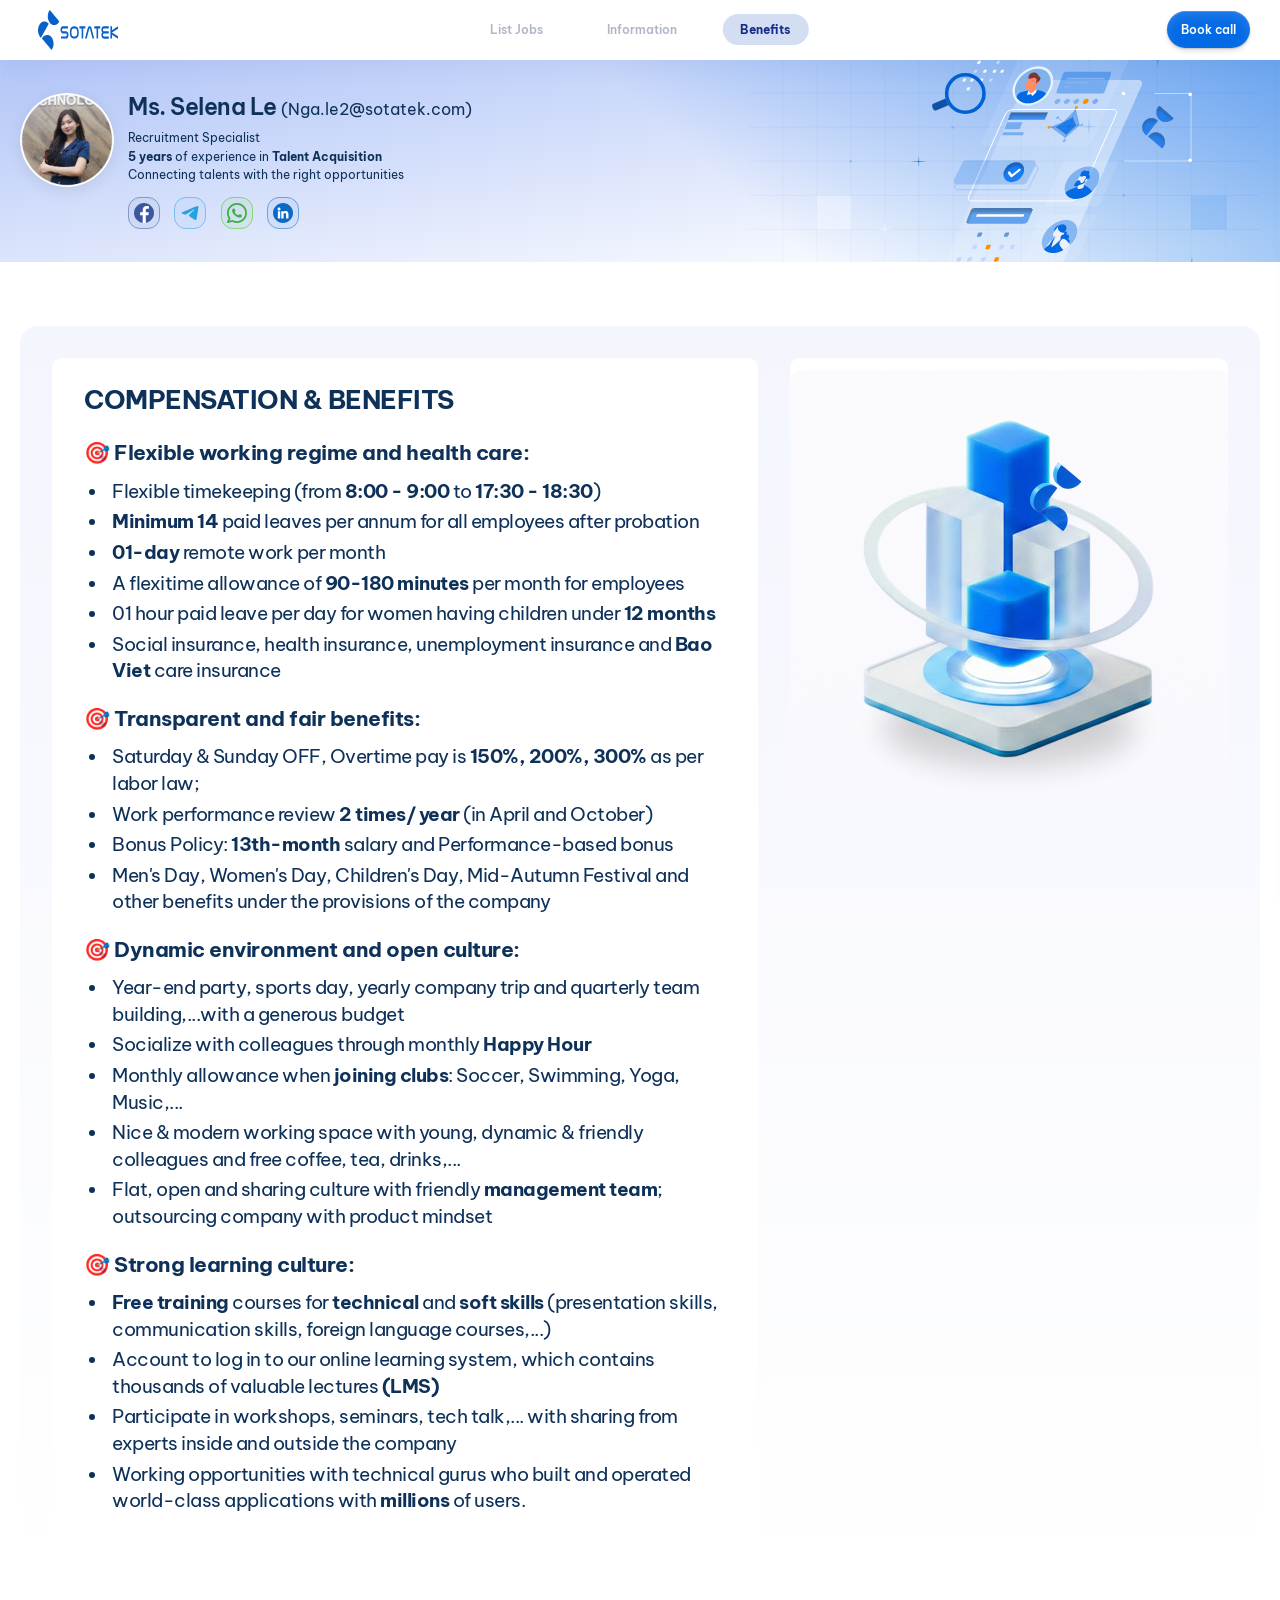
<file: benefits.html>
<!DOCTYPE html>
<html lang="en">
<head>
  <meta charset="UTF-8" />
  <meta name="viewport" content="width=device-width, initial-scale=1.0" />
  <title>Benefits — SotaTek Careers</title>
  <meta name="description" content="SotaTek benefits: flexible working hours, comprehensive insurance, transparent bonus policy, and dynamic team culture." />

  <!-- Open Graph -->
  <meta property="og:type"        content="website" />
  <meta property="og:url"         content="https://ngale.site/benefits.html" />
  <meta property="og:title"       content="Benefits — SotaTek Careers" />
  <meta property="og:description" content="SotaTek benefits: flexible working hours, comprehensive insurance, transparent bonus policy, and dynamic team culture." />
  <meta property="og:image"       content="https://ngale.site/assets/share.jpg" />
  <meta property="og:image:width" content="1200" />
  <meta property="og:image:height" content="630" />

  <link rel="preconnect" href="https://fonts.googleapis.com">
  <link rel="preconnect" href="https://fonts.gstatic.com" crossorigin>
  <link href="https://fonts.googleapis.com/css2?family=Be+Vietnam+Pro:wght@400;600;700&display=swap" rel="stylesheet">
  <link rel="stylesheet" href="style.css" />
</head>
<body>
  <div class="career-screen">

    <!-- ===== HEADER ===== -->
    <header class="header">
      <button class="hamburger" id="hamburger-btn" aria-label="Open menu" aria-expanded="false">
        <span></span><span></span><span></span>
      </button>

      <div class="header-logo">
        <a href="index.html">
          <img src="assets/65191e22b6830509bad840faa59deeb559bdb3a9.svg" alt="Sotatek Logo" />
        </a>
      </div>

      <nav class="primary-nav" id="primary-nav">
        <a href="index.html" class="nav-item">List Jobs</a>
        <a href="information.html" class="nav-item">Information</a>
        <a href="benefits.html" class="nav-item active">Benefits</a>
      </nav>

      <div class="header-actions">
        <a href="https://cal.com/ngale/15min" target="_blank" rel="noopener noreferrer" class="btn-primary">Book call</a>
      </div>
    </header>

    <!-- Mobile nav drawer -->
    <div class="mobile-nav-overlay" id="mobile-nav-overlay"></div>
    <nav class="mobile-nav" id="mobile-nav">
      <a href="index.html" class="mobile-nav-item">List Jobs</a>
      <a href="information.html" class="mobile-nav-item">Information</a>
      <a href="benefits.html" class="mobile-nav-item active">Benefits</a>
    </nav>

    <!-- ===== HERO SECTION (same as other pages) ===== -->
    <section class="hero-section">
      <div class="container">
        <div class="recruiter-intro">
          <div class="employers-logo">
            <img src="assets/ava.png" alt="Ms. Selena Le" />
          </div>
          <div class="recruiter-info">
            <div class="recruiter-info-top">
              <h1 class="recruiter-name"><span class="recruiter-name-label">Ms. Selena Le</span> <span class="recruiter-email">(Nga.le2@sotatek.com)</span></h1>
              <p class="recruiter-desc">
                Recruitment Specialist<br>
                <strong>5 years</strong> of experience in <strong>Talent Acquisition</strong><br>
                Connecting talents with the right opportunities
              </p>
            </div>
            <div class="social-links">
              <a href="https://www.facebook.com/profile.php?id=61559865937221" target="_blank" rel="noopener noreferrer" class="social-icon facebook" aria-label="Facebook">
                <img src="assets/facebook.svg" alt="Facebook" />
              </a>
              <a href="https://t.me/+84329227895" target="_blank" rel="noopener noreferrer" class="social-icon telegram" aria-label="Telegram">
                <img src="assets/telegram.svg" alt="Telegram" />
              </a>
              <a href="https://wa.me/84329227895" target="_blank" rel="noopener noreferrer" class="social-icon whatsapp" aria-label="WhatsApp">
                <img src="assets/whatsapp.svg" alt="WhatsApp" />
              </a>
              <a href="https://www.linkedin.com/in/thuynga29" target="_blank" rel="noopener noreferrer" class="social-icon linkedin" aria-label="LinkedIn">
                <img src="assets/linkedin.svg" alt="LinkedIn" />
              </a>
            </div>
          </div>
        </div>
      </div>

      <div class="hero-visual">
        <img class="hero-artwork" src="assets/Hero Section.svg" alt="Hero Illustration" />
      </div>
    </section>

    <!-- ===== BENEFITS SECTION ===== -->
    <section class="benefits-section">
      <div class="container">
        <div class="benefits-panel">
          <div class="benefits-content">
            <h2 class="benefits-heading">COMPENSATION &amp; BENEFITS</h2>

            <div class="benefit-group">
              <h3 class="benefit-group-title">🎯 Flexible working regime and health care:</h3>
              <ul class="benefit-bullets">
                <li>Flexible timekeeping (from <strong>8:00 - 9:00</strong> to <strong>17:30 - 18:30</strong>)</li>
                <li><strong>Minimum 14</strong> paid leaves per annum for all employees after probation</li>
                <li><strong>01-day</strong> remote work per month</li>
                <li>A flexitime allowance of <strong>90-180 minutes</strong> per month for employees</li>
                <li>01 hour paid leave per day for women having children under <strong>12 months</strong></li>
                <li>Social insurance, health insurance, unemployment insurance and <strong>Bao Viet</strong> care insurance</li>
              </ul>
            </div>

            <div class="benefit-group">
              <h3 class="benefit-group-title">🎯 Transparent and fair benefits:</h3>
              <ul class="benefit-bullets">
                <li>Saturday &amp; Sunday OFF, Overtime pay is <strong>150%, 200%, 300%</strong> as per labor law;</li>
                <li>Work performance review <strong>2 times/ year</strong> (in April and October)</li>
                <li>Bonus Policy: <strong>13th-month</strong> salary and Performance-based bonus</li>
                <li>Men's Day, Women's Day, Children's Day, Mid-Autumn Festival and other benefits under the provisions of the company</li>
              </ul>
            </div>

            <div class="benefit-group">
              <h3 class="benefit-group-title">🎯 Dynamic environment and open culture:</h3>
              <ul class="benefit-bullets">
                <li>Year-end party, sports day, yearly company trip and quarterly team building,...with a generous budget</li>
                <li>Socialize with colleagues through monthly <strong>Happy Hour</strong></li>
                <li>Monthly allowance when <strong>joining clubs</strong>: Soccer, Swimming, Yoga, Music,...</li>
                <li>Nice &amp; modern working space with young, dynamic &amp; friendly colleagues and free coffee, tea, drinks,...</li>
                <li>Flat, open and sharing culture with friendly <strong>management team</strong>; outsourcing company with product mindset</li>
              </ul>
            </div>

            <div class="benefit-group">
              <h3 class="benefit-group-title">🎯 Strong learning culture:</h3>
              <ul class="benefit-bullets">
                <li><strong>Free training</strong> courses for <strong>technical</strong> and <strong>soft skills</strong> (presentation skills, communication skills, foreign language courses,...)</li>
                <li>Account to log in to our online learning system, which contains thousands of valuable lectures <strong>(LMS)</strong></li>
                <li>Participate in workshops, seminars, tech talk,... with sharing from experts inside and outside the company</li>
                <li>Working opportunities with technical gurus who built and operated world-class applications with <strong>millions</strong> of users.</li>
              </ul>
            </div>
          </div>

          <aside class="benefits-illustration" aria-hidden="true">
            <img src="assets/Benefits-image.jpg" alt="" />
          </aside>
        </div>
      </div>
    </section>

  </div>

  <script>
    /* ---- Hamburger menu ---- */
    const hamburger = document.getElementById('hamburger-btn');
    const mobileNav = document.getElementById('mobile-nav');
    const overlay   = document.getElementById('mobile-nav-overlay');

    function toggleMenu(open) {
      hamburger.classList.toggle('open', open);
      mobileNav.classList.toggle('open', open);
      overlay.classList.toggle('open', open);
      hamburger.setAttribute('aria-expanded', open);
      document.body.style.overflow = open ? 'hidden' : '';
    }
    hamburger.addEventListener('click', () => toggleMenu(!mobileNav.classList.contains('open')));
    overlay.addEventListener('click', () => toggleMenu(false));
    document.querySelectorAll('.mobile-nav-item').forEach(item => {
      item.addEventListener('click', () => toggleMenu(false));
    });
  </script>
</body>
</html>
</file>
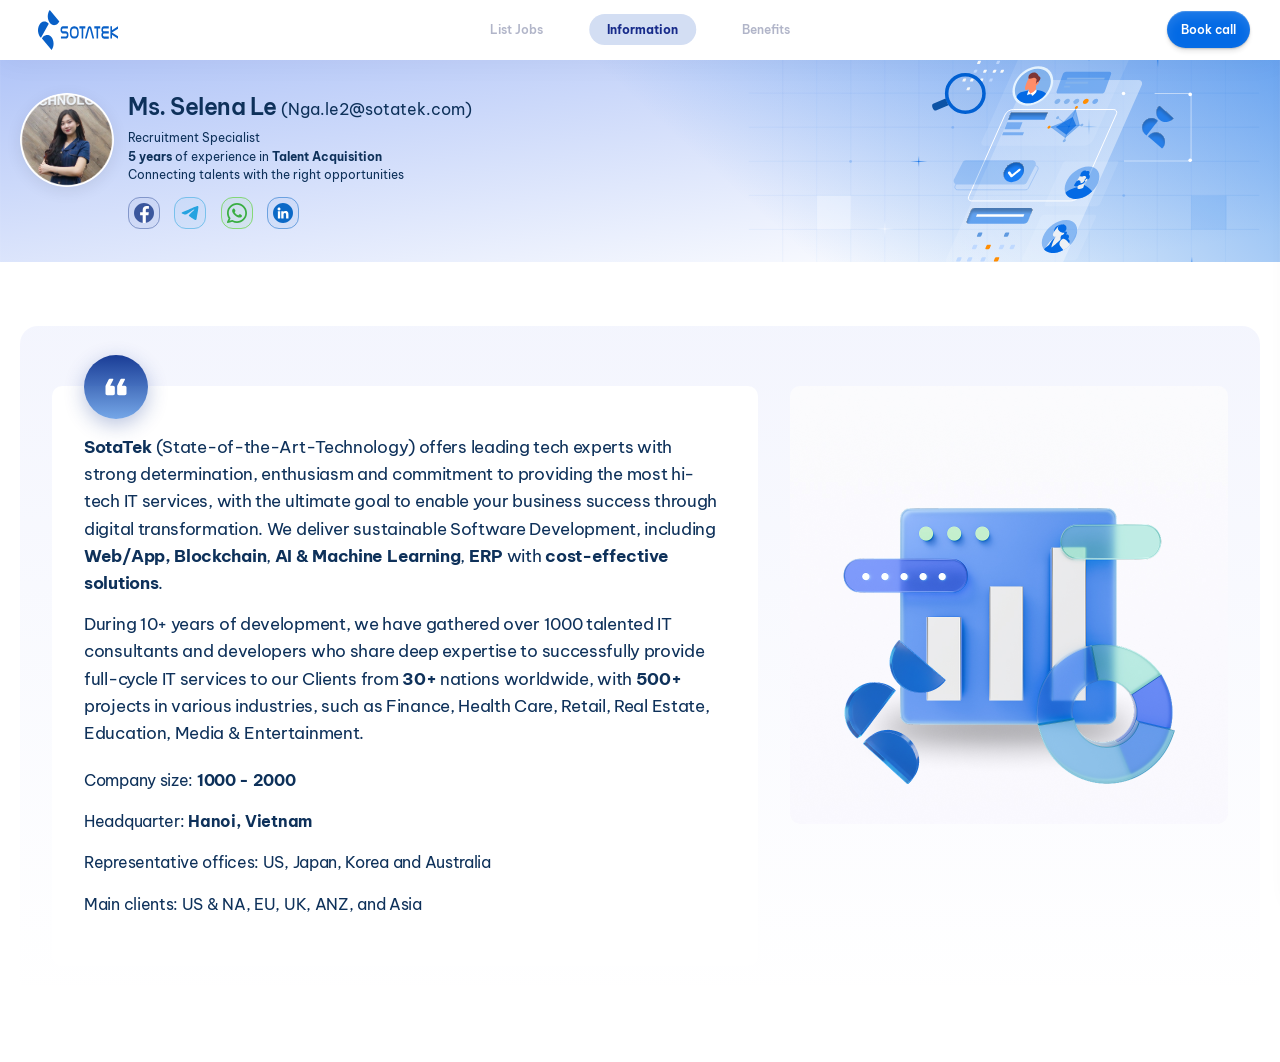
<file: information.html>
<!DOCTYPE html>
<html lang="en">
<head>
  <meta charset="UTF-8" />
  <meta name="viewport" content="width=device-width, initial-scale=1.0" />
  <title>Information — SotaTek Careers</title>
  <meta name="description" content="About SotaTek — a leading IT services company delivering Web/App, Blockchain, AI & Machine Learning, and ERP solutions worldwide." />

  <!-- Open Graph -->
  <meta property="og:type"        content="website" />
  <meta property="og:url"         content="https://ngale.site/information.html" />
  <meta property="og:title"       content="Information — SotaTek Careers" />
  <meta property="og:description" content="About SotaTek — a leading IT services company delivering Web/App, Blockchain, AI & Machine Learning, and ERP solutions worldwide." />
  <meta property="og:image"       content="https://ngale.site/assets/share.jpg" />
  <meta property="og:image:width" content="1200" />
  <meta property="og:image:height" content="630" />

  <link rel="preconnect" href="https://fonts.googleapis.com">
  <link rel="preconnect" href="https://fonts.gstatic.com" crossorigin>
  <link href="https://fonts.googleapis.com/css2?family=Be+Vietnam+Pro:wght@400;600;700&display=swap" rel="stylesheet">
  <link rel="stylesheet" href="style.css" />
</head>
<body>
  <div class="career-screen">

    <!-- ===== HEADER ===== -->
    <header class="header">
      <button class="hamburger" id="hamburger-btn" aria-label="Open menu" aria-expanded="false">
        <span></span><span></span><span></span>
      </button>

      <div class="header-logo">
        <a href="index.html">
          <img src="assets/65191e22b6830509bad840faa59deeb559bdb3a9.svg" alt="Sotatek Logo" />
        </a>
      </div>

      <nav class="primary-nav" id="primary-nav">
        <a href="index.html" class="nav-item">List Jobs</a>
        <a href="information.html" class="nav-item active">Information</a>
        <a href="benefits.html" class="nav-item">Benefits</a>
      </nav>

      <div class="header-actions">
        <a href="https://cal.com/ngale/15min" target="_blank" rel="noopener noreferrer" class="btn-primary">Book call</a>
      </div>
    </header>

    <!-- Mobile nav drawer -->
    <div class="mobile-nav-overlay" id="mobile-nav-overlay"></div>
    <nav class="mobile-nav" id="mobile-nav">
      <a href="index.html" class="mobile-nav-item">List Jobs</a>
      <a href="information.html" class="mobile-nav-item active">Information</a>
      <a href="benefits.html" class="mobile-nav-item">Benefits</a>
    </nav>

    <!-- ===== HERO SECTION (same as index.html) ===== -->
    <section class="hero-section">
      <div class="container">
        <div class="recruiter-intro">
          <div class="employers-logo">
            <img src="assets/ava.png" alt="Ms. Selena Le" />
          </div>
          <div class="recruiter-info">
            <div class="recruiter-info-top">
              <h1 class="recruiter-name"><span class="recruiter-name-label">Ms. Selena Le</span> <span class="recruiter-email">(Nga.le2@sotatek.com)</span></h1>
              <p class="recruiter-desc">
                Recruitment Specialist<br>
                <strong>5 years</strong> of experience in <strong>Talent Acquisition</strong><br>
                Connecting talents with the right opportunities
              </p>
            </div>
            <div class="social-links">
              <a href="https://www.facebook.com/profile.php?id=61559865937221" target="_blank" rel="noopener noreferrer" class="social-icon facebook" aria-label="Facebook">
                <img src="assets/facebook.svg" alt="Facebook" />
              </a>
              <a href="https://t.me/+84329227895" target="_blank" rel="noopener noreferrer" class="social-icon telegram" aria-label="Telegram">
                <img src="assets/telegram.svg" alt="Telegram" />
              </a>
              <a href="https://wa.me/84329227895" target="_blank" rel="noopener noreferrer" class="social-icon whatsapp" aria-label="WhatsApp">
                <img src="assets/whatsapp.svg" alt="WhatsApp" />
              </a>
              <a href="https://www.linkedin.com/in/thuynga29" target="_blank" rel="noopener noreferrer" class="social-icon linkedin" aria-label="LinkedIn">
                <img src="assets/linkedin.svg" alt="LinkedIn" />
              </a>
            </div>
          </div>
        </div>
      </div>

      <div class="hero-visual">
        <img class="hero-artwork" src="assets/Hero Section.svg" alt="Hero Illustration" />
      </div>
    </section>

    <!-- ===== INFORMATION SECTION ===== -->
    <section class="info-section">
      <div class="container">
        <div class="info-wrapper">

          <!-- Left: Quote + content card -->
          <div class="info-card">
            <div class="info-quote-badge" aria-hidden="true">
              <img src="assets/quote.svg" alt="" />
            </div>
            <div class="info-text">
              <p>
                <strong>SotaTek</strong> (State-of-the-Art-Technology) offers leading tech experts with strong determination, enthusiasm and commitment to providing the most hi-tech IT services, with the ultimate goal to enable your business success through digital transformation. We deliver sustainable Software Development, including <strong>Web/App, Blockchain</strong>, <strong>AI &amp; Machine Learning</strong>, <strong>ERP</strong> with <strong>cost-effective solutions</strong>.
              </p>
              <p>
                During 10+ years of development, we have gathered over 1000 talented IT consultants and developers who share deep expertise to successfully provide full-cycle IT services to our Clients from <strong>30+</strong> nations worldwide, with <strong>500+</strong> projects in various industries, such as Finance, Health Care, Retail, Real Estate, Education, Media &amp; Entertainment.
              </p>
              <div class="info-meta">
                <p>Company size: <strong>1000 - 2000</strong></p>
                <p>Headquarter: <strong>Hanoi, Vietnam</strong></p>
                <p>Representative offices: US, Japan, Korea and Australia</p>
                <p>Main clients: US &amp; NA, EU, UK, ANZ, and Asia</p>
              </div>
            </div>
          </div>

          <!-- Right: Info illustration -->
          <div class="info-visual" aria-hidden="true">
            <img src="assets/Information.jpg" alt="" class="info-visual-bg" />
          </div>

        </div>
      </div>
    </section>

  </div>

  <script>
    /* ---- Hamburger menu ---- */
    const hamburger = document.getElementById('hamburger-btn');
    const mobileNav = document.getElementById('mobile-nav');
    const overlay   = document.getElementById('mobile-nav-overlay');

    function toggleMenu(open) {
      hamburger.classList.toggle('open', open);
      mobileNav.classList.toggle('open', open);
      overlay.classList.toggle('open', open);
      hamburger.setAttribute('aria-expanded', open);
      document.body.style.overflow = open ? 'hidden' : '';
    }
    hamburger.addEventListener('click', () => toggleMenu(!mobileNav.classList.contains('open')));
    overlay.addEventListener('click', () => toggleMenu(false));
    document.querySelectorAll('.mobile-nav-item').forEach(item => {
      item.addEventListener('click', () => toggleMenu(false));
    });
  </script>
</body>
</html>
</file>
<file: style.css>
/* =============================================
   DESIGN TOKENS (from Figma)
   ============================================= */
:root {
  --primary:            #036ae5;
  --primary-hover:      #0352b5;
  --color-dark-1:       #101624;
  --color-dark-2:       #18191c;
  --color-dark-3:       #0e315a;
  --color-gray-1:       #565c69;
  --color-gray-2:       #7e8494;
  --color-gray-3:       #bdc0ce;
  --color-gray-4:       #e5e7ef;
  --color-gray-5:       #f6f7fc;
  --positive:           #47bd5f;
  --positive-light:     #e6f7e4;
  --nav-active-bg:      #d3def3;
  --nav-active-color:   #172b8a;
  --nav-inactive-color: #3e4878;
  --white:              #ffffff;
  --font-family:        'Be Vietnam Pro', sans-serif;

  /* layout */
  --side-padding: clamp(16px, 6.94vw, 100px);
  --header-h:     60px;
}

/* =============================================
   RESET & BASE
   ============================================= */
*, *::before, *::after { box-sizing: border-box; margin: 0; padding: 0; }

html { font-size: 16px; -webkit-font-smoothing: antialiased; scroll-behavior: smooth; }

body {
  font-family: var(--font-family);
  background: #eef0f6;
  color: var(--color-dark-1);
}

img   { display: block; max-width: 100%; }
a     { text-decoration: none; color: inherit; }
button { font-family: var(--font-family); cursor: pointer; }

/* =============================================
   WRAPPER
   ============================================= */
.career-screen {
  width: 100%;
  min-height: 100vh;
  background: var(--white);
  overflow-x: clip;
  padding-top: var(--header-h); /* Offset for fixed header */
}

.container {
  width: 100%;
  max-width: 1240px;
  margin: 0 auto;
  padding: 0 16px; /* 16px padding for tablet/mobile as per Figma 744px */
}

@media (min-width: 1280px) {
  .container {
    padding: 0;
  }
}

/* =============================================
   HEADER
   ============================================= */
.header {
  position: fixed;
  top: 0;
  left: 0;
  z-index: 200;
  width: 100%;
  height: var(--header-h);
  background: rgba(255, 255, 255, 0.82);
  backdrop-filter: blur(12px);
  -webkit-backdrop-filter: blur(12px);
  border-bottom: 1px solid rgba(255, 255, 255, 0.3);
  box-shadow: 0 4px 30px rgba(0, 0, 0, 0.03);
  display: flex;
  align-items: center;
  justify-content: space-between;
  padding: 0 30px;
  gap: 16px;
}



/* Logo */
.header-logo { flex-shrink: 0; display: flex; align-items: center; }
.header-logo img {
  width: clamp(80px, 7.57vw, 109px);
  height: auto;
  max-height: 40px;
  object-fit: contain;
  display: block;
}

/* ─── Desktop primary nav (centered absolutely) ─── */
.primary-nav {
  display: flex;
  align-items: center;
  gap: clamp(8px, 2.22vw, 32px);
  position: absolute;
  left: 50%;
  transform: translateX(-50%);
}

.nav-item {
  font-size: clamp(12px, 0.97vw, 14px);
  font-weight: 600;
  line-height: 1.4;
  color: var(--nav-inactive-color);
  opacity: 0.4;
  padding: 7px clamp(10px, 1.39vw, 20px);
  border-radius: 20px;
  white-space: nowrap;
  transition: background .2s, opacity .2s;
}

.nav-item.active {
  background: var(--nav-active-bg);
  color: var(--nav-active-color);
  font-weight: 700;
  opacity: 1;
}

.nav-item:not(.active):hover {
  background: #eef1fa;
  opacity: 0.75;
}

/* ─── Header right actions ─── */
.header-actions {
  display: flex;
  align-items: center;
  gap: 12px;
  flex-shrink: 0;
}

/* Contact Me button */
.btn-primary {
  display: inline-flex;
  align-items: center;
  justify-content: center;
  background: var(--primary);
  color: var(--white);
  border: none;
  padding: 10px clamp(12px, 1.11vw, 16px);
  border-radius: 44px;
  font-weight: 600;
  font-size: clamp(12px, 0.97vw, 14px);
  line-height: 1.4;
  white-space: nowrap;
  cursor: pointer;
  text-decoration: none;
  box-shadow:
    0 1px 2px rgba(8,8,8,.2),
    0 4px 4px rgba(8,8,8,.08),
    inset 0 1px 1px rgba(255,255,255,.2),
    inset 0 6px 12px rgba(255,255,255,.12);
  transition: background .2s, transform .15s;
}
.btn-primary:hover  { background: var(--primary-hover); }
.btn-primary:active { transform: scale(.97); }

/* ─── Hamburger (hidden on desktop) ─── */
.hamburger {
  display: none;
  flex-direction: column;
  justify-content: center;
  align-items: center;
  gap: 5px;
  width: 20px;
  height: 20px;
  border: none;
  background: transparent;
  padding: 4px;
  border-radius: 8px;
  flex-shrink: 0;
}
.hamburger span {
  display: block;
  width: 20px;
  height: 2px;
  border-radius: 2px;
  background: var(--color-dark-1);
  transform-origin: center;
  transition: transform .25s, opacity .25s, width .25s;
}
.hamburger.open span:nth-child(1) { transform: translateY(7px) rotate(45deg); }
.hamburger.open span:nth-child(2) { opacity: 0; width: 0; }
.hamburger.open span:nth-child(3) { transform: translateY(-7px) rotate(-45deg); }

/* ─── Mobile nav drawer ─── */
.mobile-nav-overlay {
  display: none;
  position: fixed;
  inset: 0;
  background: rgba(0,0,0,.4);
  z-index: 190;
  opacity: 0;
  transition: opacity .25s;
}
.mobile-nav-overlay.open { opacity: 1; }

.mobile-nav {
  position: fixed;
  top: 0;
  right: -280px;
  width: 260px;
  height: 100dvh;
  background: var(--white);
  z-index: 195;
  padding: calc(var(--header-h) + 16px) 24px 32px;
  display: flex;
  flex-direction: column;
  gap: 4px;
  box-shadow: -4px 0 24px rgba(0,0,0,.12);
  transition: right .28s cubic-bezier(.4,0,.2,1);
}
.mobile-nav.open { right: 0; }

.mobile-nav-item {
  font-size: 15px;
  font-weight: 600;
  color: var(--nav-inactive-color);
  padding: 10px 16px;
  border-radius: 10px;
  opacity: 0.55;
  transition: background .2s, opacity .2s;
}
.mobile-nav-item.active { background: var(--nav-active-bg); color: var(--nav-active-color); opacity: 1; }
.mobile-nav-item:hover   { background: #f0f3fc; opacity: .8; }

/* =============================================
   HERO SECTION
   ============================================= */
.hero-section {
  position: relative;
  overflow: hidden;
  width: 100%;
  height: 202px;
  background: url('assets/Hero Section.svg') center/cover no-repeat;
  display: flex;
  align-items: center;
}

.hero-section .container {
  position: relative;
  z-index: 10;
  display: flex;
  align-items: center;
  height: 202px;
}

/* Recruiter intro */
.recruiter-intro {
  display: flex;
  align-items: flex-start;
  gap: clamp(10px, 1.11vw, 16px);
  width: 100%;
  max-width: 560px;
  flex-shrink: 0;
  z-index: 10;
  position: relative;
}

.employers-logo {
  width:  94px;
  height: 94px;
  border-radius: 50%;
  overflow: hidden;
  flex-shrink: 0;
  box-shadow: 0 4px 16px rgba(0,0,0,.08);
}

.employers-logo img {
  width: 100%;
  height: 100%;
  object-fit: cover;
  object-position: center;
  display: block;
}

.recruiter-info {
  display: flex;
  flex-direction: column;
  gap: clamp(8px, 0.9vw, 13px);
  flex: 1;
}

.recruiter-info-top { display: flex; flex-direction: column; gap: 8px; }

.recruiter-name {
  font-size: clamp(18px, 1.81vw, 26px);
  font-weight: 600;
  line-height: 1.2;
  color: var(--color-dark-3);
  letter-spacing: -0.5px;
  white-space: nowrap;
}
.recruiter-email {
  font-size: 16px;
  font-weight: 400;
  letter-spacing: 0;
  color: var(--color-dark-3);
}

.recruiter-desc {
  font-size: clamp(12px, 0.97vw, 14px);
  line-height: 1.5;
  color: var(--color-dark-3);
}

.recruiter-desc strong { font-weight: 700; }

/* Social links */
.social-links { display: flex; align-items: center; gap: clamp(10px, 1.11vw, 16px); flex-wrap: wrap; }

.social-icon {
  width: 32px;
  height: 32px;
  display: flex;
  align-items: center;
  justify-content: center;
  border-radius: 12px;
  flex-shrink: 0;
  transition: transform 0.2s;
}
.social-icon:hover {
  transform: translateY(-2px);
}
.social-icon img {
  width: 100%;
  height: 100%;
  object-fit: contain;
}

/* Hero Visual – hidden, background SVG contains the illustration */
.hero-visual { display: none; }

/* =============================================
   JOBS SECTION
   ============================================= */
.jobs-section {
  width: 100%;
  background: var(--white);
  position: relative;
  z-index: 10;
  padding: 30px 0 80px;
}

.jobs-section .container {
  display: flex;
  align-items: flex-start;
  gap: 24px;
}

/* Mobile filter toggle button (hidden on desktop) */
.filter-toggle-btn {
  display: none;
  align-items: center;
  gap: 8px;
  background: var(--white);
  border: 1px solid var(--color-gray-4);
  border-radius: 8px;
  padding: 10px 16px;
  font-size: 14px;
  font-weight: 600;
  color: var(--color-dark-1);
  margin-bottom: 16px;
  width: 100%;
  justify-content: center;
}

/* =============================================
   FILTER SIDEBAR
   ============================================= */
.filter-sidebar {
  width: clamp(220px, 19.86vw, 286px);
  flex-shrink: 0;
  border: 1px solid var(--color-gray-4);
  border-radius: 8px;
  padding: 16px 16px 24px;
  display: flex;
  flex-direction: column;
  gap: 16px;
  align-self: flex-start;
  position: sticky;
  top: calc(var(--header-h) + 16px);
}

/* Sidebar header (only shown on mobile) */
.sidebar-header {
  display: none;
  align-items: center;
  justify-content: space-between;
  padding-bottom: 12px;
  border-bottom: 1px solid var(--color-gray-4);
}

.sidebar-close {
  width: 28px; height: 28px;
  border: none;
  background: var(--color-gray-5);
  border-radius: 6px;
  font-size: 14px;
  color: var(--color-gray-1);
  display: flex;
  align-items: center;
  justify-content: center;
}

/* Search input */
.search-input-wrap {
  width: 100%;
  height: 46px;
  border: 1px solid var(--color-gray-3);
  border-radius: 64px;
  background: var(--white);
  display: flex;
  align-items: center;
  gap: 12px;
  padding: 0 16px;
  transition: border-color .2s;
}
.search-input-wrap:focus-within { border-color: var(--primary); }

.search-icon-wrap { width: 22px; height: 22px; flex-shrink: 0; }
.search-icon-wrap img { width: 100%; height: 100%; object-fit: contain; }

.search-input {
  flex: 1;
  border: none;
  outline: none;
  font-family: var(--font-family);
  font-size: 14px;
  color: var(--color-dark-1);
  background: transparent;
}
.search-input::placeholder { color: var(--color-gray-3); }

/* Divider */
.filter-divider { width: 100%; height: 1px; background: var(--color-gray-4); flex-shrink: 0; }

/* Filter group */
.filter-group { display: flex; flex-direction: column; gap: 12px; }

.filter-title {
  font-size: 16px;
  font-weight: 700;
  line-height: 1.4;
  color: var(--color-dark-1);
}

/* Dropdown */
.dropdown {
  width: 100%;
  height: 40px;
  background: var(--color-gray-5);
  border: 1px solid var(--color-gray-4);
  border-radius: 8px;
  padding: 8px 12px;
  display: flex;
  align-items: center;
  justify-content: space-between;
  cursor: pointer;
  gap: 8px;
  transition: border-color .2s;
}
.dropdown:hover { border-color: var(--color-gray-3); }

.dropdown-text { font-size: 14px; color: var(--color-dark-1); }
.chevron-icon  { width: 16px; height: 16px; flex-shrink: 0; }

/* Location tags (pill-shape multi-select) */
.location-tags {
  display: flex;
  flex-wrap: wrap;
  gap: 8px;
}
.location-tag {
  padding: 7px 16px;
  border-radius: 999px;
  border: 1px solid var(--color-gray-3);
  background: var(--white);
  font-family: var(--font-family);
  font-size: 14px;
  font-weight: 500;
  color: var(--color-dark-1);
  cursor: pointer;
  white-space: nowrap;
  transition: background .15s, border-color .15s, color .15s;
}
.location-tag:hover  { background: var(--color-gray-5); }
.location-tag.active {
  background: #e6efff;
  color: var(--primary);
  border-color: var(--primary);
  font-weight: 600;
}

/* Dropdown options list */
.dropdown        { position: relative; }
.filter-modal-dropdown { position: relative; }

.dropdown-options {
  display: none;
  position: absolute;
  top: calc(100% + 4px);
  left: 0;
  right: 0;
  background: var(--white);
  border: 1px solid var(--color-gray-4);
  border-radius: 8px;
  z-index: 50;
  box-shadow: 0 4px 16px rgba(0,0,0,.10);
  overflow: hidden;
}
.dropdown-options.open { display: block; }

.dropdown-option {
  padding: 10px 12px;
  font-size: 14px;
  color: var(--color-dark-1);
  cursor: pointer;
  transition: background .15s;
}
.dropdown-option:hover  { background: var(--color-gray-5); }
.dropdown-option.active { color: var(--primary); font-weight: 600; }

/* Checkbox list */
.checkbox-list { display: flex; flex-direction: column; gap: 10px; }

.checkbox-item {
  display: flex;
  align-items: center;
  gap: 12px;
  font-size: 14px;
  color: var(--color-dark-1);
  cursor: pointer;
  user-select: none;
  padding: 2px 0;
}

.checkbox-item input[type="checkbox"] { display: none; }

.checkbox-custom {
  width: 20px; height: 20px;
  border: 1.5px solid var(--color-gray-3);
  border-radius: 6px;
  background: var(--white);
  display: inline-flex;
  align-items: center;
  justify-content: center;
  flex-shrink: 0;
  position: relative;
  transition: background .15s, border-color .15s;
}
.checkbox-item input:checked + .checkbox-custom {
  background: var(--primary);
  border-color: var(--primary);
}
.checkbox-item input:checked + .checkbox-custom::after {
  content: '';
  position: absolute;
  left: 6px; top: 3px;
  width: 5px; height: 9px;
  border: 2px solid var(--white);
  border-top: none; border-left: none;
  transform: rotate(45deg);
}

/* =============================================
   MOBILE FILTER BAR (hidden by default, shown on mobile)
   ============================================= */
.mobile-filter-bar {
  display: none;
  flex-direction: column;
  gap: 12px;
  width: 100%;
}

.filter-search-btn {
  display: flex;
  align-items: center;
  justify-content: center;
  gap: 16px;
  background: var(--color-gray-4);
  border: none;
  border-radius: 24px;
  padding: 8px 16px;
  font-size: 14px;
  font-weight: 600;
  line-height: 1.4;
  color: var(--color-dark-1);
  width: 100%;
}
.filter-search-btn:hover { background: #d1d4e0; }

/* =============================================
   JOBS GRID
   ============================================= */
.jobs-grid {
  flex: 1;
  display: grid;
  grid-template-columns: repeat(2, 1fr);
  gap: clamp(16px, 1.67vw, 24px);
  align-content: start;
  min-width: 0;
}

/* =============================================
   JOB CARD
   ============================================= */
.job-card {
  background: var(--white);
  border: 1px solid var(--color-gray-4);
  border-radius: 8px;
  padding: clamp(16px, 1.67vw, 24px);
  display: flex;
  flex-direction: column;
  gap: clamp(14px, 1.39vw, 20px);
  min-height: 160px;
  cursor: pointer;
  color: inherit;
  text-decoration: none;
  transition: box-shadow .2s, transform .2s;
  position: relative;
  overflow: hidden;
}

.job-hot-ribbon {
  position: absolute;
  right: -50px;
  bottom: 12px;
  width: 150px;
  padding: 5px 0;
  background: #FCE9E9;
  color: #D70000;
  font-size: 12px;
  font-weight: 600;
  letter-spacing: 0.5px;
  text-transform: uppercase;
  text-align: center;
  transform: rotate(-45deg);
  transform-origin: center;
  display: flex;
  align-items: center;
  justify-content: center;
  gap: 4px;
  pointer-events: none;
  z-index: 1;
}

.job-hot-flame {
  width: 20px;
  height: 20px;
  display: block;
  flex-shrink: 0;
}

.job-card:hover {
  box-shadow: 0 8px 28px rgba(3,106,229,.09);
  transform: translateY(-2px);
}

.job-heading  { display: flex; flex-direction: column; gap: 8px; }
.job-title-row{ display: flex; align-items: center; flex-wrap: wrap; gap: 8px; }

.job-title {
  font-size: clamp(15px, 1.25vw, 18px);
  font-weight: 600;
  line-height: 1.4;
  color: var(--color-dark-2);
}

.job-meta-row { display: flex; align-items: center; gap: 8px; flex-wrap: wrap; }

.badge {
  display: inline-flex;
  align-items: center;
  justify-content: center;
  height: 20px;
  padding: 2px 8px;
  border-radius: 3px;
  font-size: 12px;
  font-weight: 700;
  line-height: 1.4;
  text-transform: uppercase;
  white-space: nowrap;
  flex-shrink: 0;
}
.badge-outline  { border: 1px solid var(--color-gray-1); color: var(--color-gray-1); }
.badge-success  { background: var(--positive-light); color: var(--positive); }
.badge-warning  { background: #fff8e7; color: #f9b217; }

.salary-text   { font-size: 14px; color: var(--color-gray-2); white-space: nowrap; }

.job-company   { display: flex; align-items: center; gap: 12px; }

.company-logo  {
  width: 48px; height: 48px;
  border-radius: 4px;
  display: flex;
  align-items: center;
  justify-content: center;
  flex-shrink: 0;
  padding: 12px;
  background-image: linear-gradient(51.14deg, rgb(180,219,255) 49.84%, rgba(180,219,255,0) 150.9%);
}
.company-logo img { width: 22px; height: 30px; object-fit: contain; }

.company-info  { display: flex; flex-direction: column; gap: 4px; flex: 1; min-width: 0; }
.company-name  { font-size: 16px; color: var(--color-dark-2); white-space: nowrap; overflow: hidden; text-overflow: ellipsis; }

.company-location {
  display: flex;
  align-items: center;
  gap: 4px;
  font-size: 14px;
  color: var(--color-gray-2);
}
.pin-icon { width: 18px; height: 18px; object-fit: contain; flex-shrink: 0; }


/* =============================================
   INFORMATION PAGE
   ============================================= */
.info-section {
  width: 100%;
  padding: 64px 0;
  background: var(--white);
}

.info-wrapper {
  display: flex;
  align-items: flex-start;
  gap: 32px;
  background: linear-gradient(to bottom, rgba(143,159,241,.10), rgba(143,159,241,0));
  border-radius: 18px;
  padding: 60px 32px 32px;
  position: relative;
}

/* Left content card */
.info-card {
  position: relative;
  background: var(--white);
  border-radius: 10px;
  padding: 48px 32px;
  flex: 1;
  min-width: 0;
}

.info-quote-badge {
  position: absolute;
  top: -31px;
  left: 32px;
  width: 64px;
  height: 64px;
  border-radius: 99px;
  background: linear-gradient(to bottom, #1a3d96, rgba(3,106,229,.5) 112.68%);
  display: flex;
  align-items: center;
  justify-content: center;
  box-shadow: 0 6px 20px rgba(26,61,150,.3);
}
.info-quote-badge svg,
.info-quote-badge img { width: 28px; height: 28px; object-fit: contain; }

.info-text {
  color: var(--color-dark-3);
  font-size: 17px;
  line-height: 1.6;
  letter-spacing: -0.3px;
}
.info-text p + p { margin-top: 14px; }
.info-text strong { font-weight: 700; }

.info-meta { margin-top: 20px; }
.info-meta p { margin: 0; font-size: 16px; line-height: 1.7; }

/* Right info illustration */
.info-visual {
  flex: 0 0 438px;
  height: 438px;
  border-radius: 10px;
  overflow: hidden;
  position: sticky;
  top: calc(var(--header-h) + 24px);
}
.info-visual-bg {
  width: 100%;
  height: 100%;
  object-fit: cover;
  display: block;
}

@media (max-width: 1024px) {
  .info-section { padding: 40px 0; }
  .info-wrapper {
    flex-direction: column;
    gap: 24px;
    padding: 48px 24px 24px;
  }
  .info-card { width: 100%; padding: 32px 24px; }
  .info-visual { flex: 0 0 auto; width: 100%; height: 320px; position: static; }
}

@media (max-width: 600px) {
  .info-section { padding: 24px 0; }
  .info-wrapper { padding: 48px 16px 16px; border-radius: 12px; }
  .info-card { padding: 28px 16px; }
  .info-quote-badge { width: 52px; height: 52px; top: -26px; left: 16px; }
  .info-quote-badge svg { width: 22px; height: 22px; }
  .info-text { font-size: 15px; }
  .info-meta p { font-size: 14px; }
  .info-visual { height: 240px; }
}

/* =============================================
   BENEFITS PAGE
   ============================================= */
.benefits-section {
  width: 100%;
  padding: 64px 0;
  background: var(--white);
}

.benefits-panel {
  display: flex;
  gap: 32px;
  align-items: flex-start;
  padding: 32px;
  border-radius: 18px;
  background: linear-gradient(to bottom, rgba(143, 159, 241, 0.1), rgba(143, 159, 241, 0));
}

.benefits-content {
  flex: 1;
  background: var(--white);
  border-radius: 10px;
  padding: 24px 32px;
  display: flex;
  flex-direction: column;
  gap: 20px;
  color: var(--color-dark-3);
  letter-spacing: -0.5px;
}

.benefits-heading {
  font-size: 26px;
  font-weight: 700;
  line-height: 1.4;
  margin: 0;
  color: var(--color-dark-3);
}

.benefit-group {
  display: flex;
  flex-direction: column;
  gap: 10px;
}

.benefit-group-title {
  font-size: 21px;
  font-weight: 700;
  line-height: 1.4;
  margin: 0;
  color: var(--color-dark-3);
}

.benefit-bullets {
  margin: 0;
  padding-left: 24px;
  display: flex;
  flex-direction: column;
  gap: 4px;
  font-size: 19px;
  font-weight: 400;
  line-height: 1.4;
  color: var(--color-dark-3);
}

.benefit-bullets li { padding-left: 4px; }

.benefit-bullets strong { font-weight: 700; }

.benefits-illustration {
  flex: 0 0 438px;
  height: 438px;
  border-radius: 10px;
  overflow: hidden;
  position: sticky;
  top: calc(var(--header-h) + 24px);
  align-self: flex-start;
}

.benefits-illustration img {
  width: 100%;
  height: 100%;
  object-fit: cover;
  display: block;
}

@media (max-width: 1024px) {
  .benefits-section { padding: 40px 0; }
  .benefits-panel { flex-direction: column; padding: 24px; gap: 24px; }
  .benefits-illustration { flex: 0 0 auto; width: 100%; height: 320px; position: static; }
}

@media (max-width: 600px) {
  .benefits-section { padding: 24px 0; }
  .benefits-panel { padding: 16px; border-radius: 14px; }
  .benefits-content { padding: 20px; gap: 16px; }
  .benefits-heading { font-size: 22px; }
  .benefit-group-title { font-size: 18px; }
  .benefit-bullets { font-size: 16px; padding-left: 20px; }
  .benefits-illustration { height: 240px; }
}

/* =============================================
   NO-DATA STATE (empty filter results)
   ============================================= */
.no-data-state {
  grid-column: 1 / -1;
  display: flex;
  flex-direction: column;
  align-items: center;
  padding: 32px 16px;
  width: 100%;
}
.no-data-lottie {
  width: 380px;
  height: 380px;
  max-width: 100%;
  aspect-ratio: 1 / 1;
}
.no-data-text {
  color: var(--color-gray-2);
  font-size: 14px;
  margin: 8px auto 0;
  text-align: center;
  max-width: 320px;
  line-height: 2;
  width: 100%;
  padding-left: 16px;
  padding-right: 16px;
}

@media (max-width: 480px) {
  .no-data-state  { padding: 16px 8px; }
  .no-data-lottie { width: 260px; height: 260px; }
  .no-data-text   { font-size: 13px; }
}

/* =============================================
   FILTER MODAL (mobile popup)
   ============================================= */
.filter-modal-overlay {
  display: none;
  position: fixed;
  inset: 0;
  background: rgba(0, 0, 0, 0.5);
  z-index: 300;
  align-items: center;
  justify-content: center;
  padding: 16px;
}
.filter-modal-overlay.open { display: flex; }

.filter-modal {
  background: var(--white);
  border-radius: 8px;
  border: 1px solid #e6e8ec;
  box-shadow: 0px 8px 24px rgba(0, 0, 0, 0.16);
  width: 343px;
  max-width: 100%;
  max-height: 90dvh;
  overflow-y: auto;
  display: flex;
  flex-direction: column;
}

.filter-modal-header {
  padding: 16px 9px 12px 16px;
  display: flex;
  align-items: center;
  justify-content: space-between;
  flex-shrink: 0;
}

.filter-modal-title {
  font-size: 20px;
  font-weight: 600;
  line-height: 1.3;
  color: #101624;
  letter-spacing: -0.2px;
}

.filter-modal-close {
  width: 20px;
  height: 20px;
  border: none;
  background: transparent;
  padding: 0;
  display: flex;
  align-items: center;
  justify-content: center;
  flex-shrink: 0;
  cursor: pointer;
}

.filter-modal-body {
  padding: 0 16px 20px;
  display: flex;
  flex-direction: column;
  gap: 20px;
  overflow-y: auto;
}

.filter-modal-group {
  display: flex;
  flex-direction: column;
  gap: 12px;
}

.filter-modal-label {
  font-size: 16px;
  font-weight: 700;
  line-height: 1.4;
  color: var(--color-dark-1);
}

.filter-modal-dropdown {
  width: 100%;
  height: 40px;
  background: var(--color-gray-5);
  border: 1px solid #e5e7ef;
  border-radius: 8px;
  padding: 8px 12px;
  display: flex;
  align-items: center;
  justify-content: space-between;
  gap: 8px;
  cursor: pointer;
}

.filter-modal-footer {
  padding: 0 16px 16px;
  display: flex;
  gap: 16px;
  flex-shrink: 0;
}

.filter-modal-btn {
  flex: 1;
  border: none;
  border-radius: 4px;
  padding: 10px;
  font-family: var(--font-family);
  font-size: 14px;
  font-weight: 600;
  line-height: 1.4;
  cursor: pointer;
  transition: background .2s;
}

.filter-modal-cancel {
  background: #e5e7ef;
  color: #101624;
}
.filter-modal-cancel:hover { background: #d1d4e0; }

.filter-modal-submit {
  background: var(--primary);
  color: var(--white);
}
.filter-modal-submit:hover { background: var(--primary-hover); }

/* ===================================================
   RESPONSIVE: TABLET  ≤ 1024px
   =================================================== */
@media (max-width: 1024px) {
  /* header */
  .header { padding: 0 20px; }

  /* show mobile nav overlay in DOM */
  .mobile-nav-overlay { display: block; pointer-events: none; }
  .mobile-nav-overlay.open { pointer-events: auto; }

  /* hero */
  .hero-section {
    min-height: 136px;
    height: 136px;
    background: url('assets/Hero Section - Tablet.svg') center/cover no-repeat;
    padding: 0;
  }

  .hero-section .container {
    min-height: 136px;
    padding-top: 0;
    padding-bottom: 0;
  }

  .recruiter-name { font-size: 16px; }
  .recruiter-email { font-size: 12px; }
  .recruiter-desc { font-size: 12px; line-height: 1.3; }

  .social-links { gap: 10px; }
  .social-icon { width: 22px; height: 22px; border-radius: 8px; }

  /* jobs */
  .jobs-section { padding-left: 20px; padding-right: 20px; }

  /* sidebar: sticky on tablet at smaller width */
  .filter-sidebar { width: 173px; }
}

@media (max-width: 743px) {
  /* hide desktop nav, show hamburger */
  .primary-nav { display: none; }
  .hamburger   { display: flex; }
}

/* ===================================================
   RESPONSIVE: MOBILE  ≤ 740px
   =================================================== */
@media (max-width: 740px) {

  /* Header: hamburger left, logo hidden, Contact Me right */
  .header { height: 56px; padding: 10px 16px; }
  :root   { --header-h: 56px; }
  .header-logo { display: none; }
  .btn-primary { display: flex; padding: 6px 10px; font-size: 12px; }

  /* Hero: gradient background (not SVG) */
  .hero-section {
    height: auto;
    min-height: auto;
    background:
      linear-gradient(48.32deg, rgba(3, 106, 229, 0) 57.23%, rgba(3, 106, 229, 0.7) 109.74%),
      linear-gradient(164.28deg, rgb(172, 193, 247) 0%, rgb(255, 255, 255) 88.59%);
    padding: 18px 0;
  }
  .hero-section .container {
    height: auto;
    min-height: unset;
  }

  .recruiter-intro { max-width: 100%; }
  .hero-visual { display: none; }

  /* Jobs section */
  .jobs-section { padding: 19px 0 32px; }
  .jobs-section .container {
    flex-direction: column;
    gap: 19px;
    align-items: stretch;
  }

  /* Show mobile filter bar */
  .mobile-filter-bar { display: flex; }

  /* Sidebar becomes a slide-in panel */
  .filter-sidebar {
    position: fixed;
    top: 0;
    left: 0;
    width: min(320px, 90vw);
    height: 100dvh;
    border-radius: 0;
    border: none;
    box-shadow: 4px 0 24px rgba(0,0,0,.14);
    z-index: 210;
    overflow-y: auto;
    transform: translateX(-110%);
    transition: transform .28s cubic-bezier(.4,0,.2,1);
    padding-top: 16px;
  }
  .filter-sidebar.open { transform: translateX(0); }
  .sidebar-header { display: flex; }

  /* Grid: single column */
  .jobs-grid { grid-template-columns: 1fr; margin-top: 0; gap: 16px; }

  /* Cards */
  .job-card { min-height: auto; height: auto; padding: 16px; gap: 20px; }
  .job-title { font-size: 16px; white-space: normal; }
  .company-name { font-size: 14px; white-space: normal; }
}

/* ===================================================
   RESPONSIVE: SMALL MOBILE  ≤ 480px  (375px target)
   =================================================== */
@media (max-width: 480px) {
  /* Hero: exact Figma 375px specs */
  .employers-logo { width: 64px; height: 64px; }
  .recruiter-name { font-size: 16px; }
  .recruiter-email { font-size: 11px; }
  .social-links { gap: 10px; }
  .social-icon  { width: 24px; height: 24px; border-radius: 8px; }

  .filter-sidebar { width: min(300px, 95vw); }
  .salary-text { font-size: 14px; }
}

/* ===================================================
   RESPONSIVE: WIDE SCREENS  ≥ 1440px
   =================================================== */
@media (min-width: 1440px) {
  :root { --side-padding: 100px; }
}
</file>
